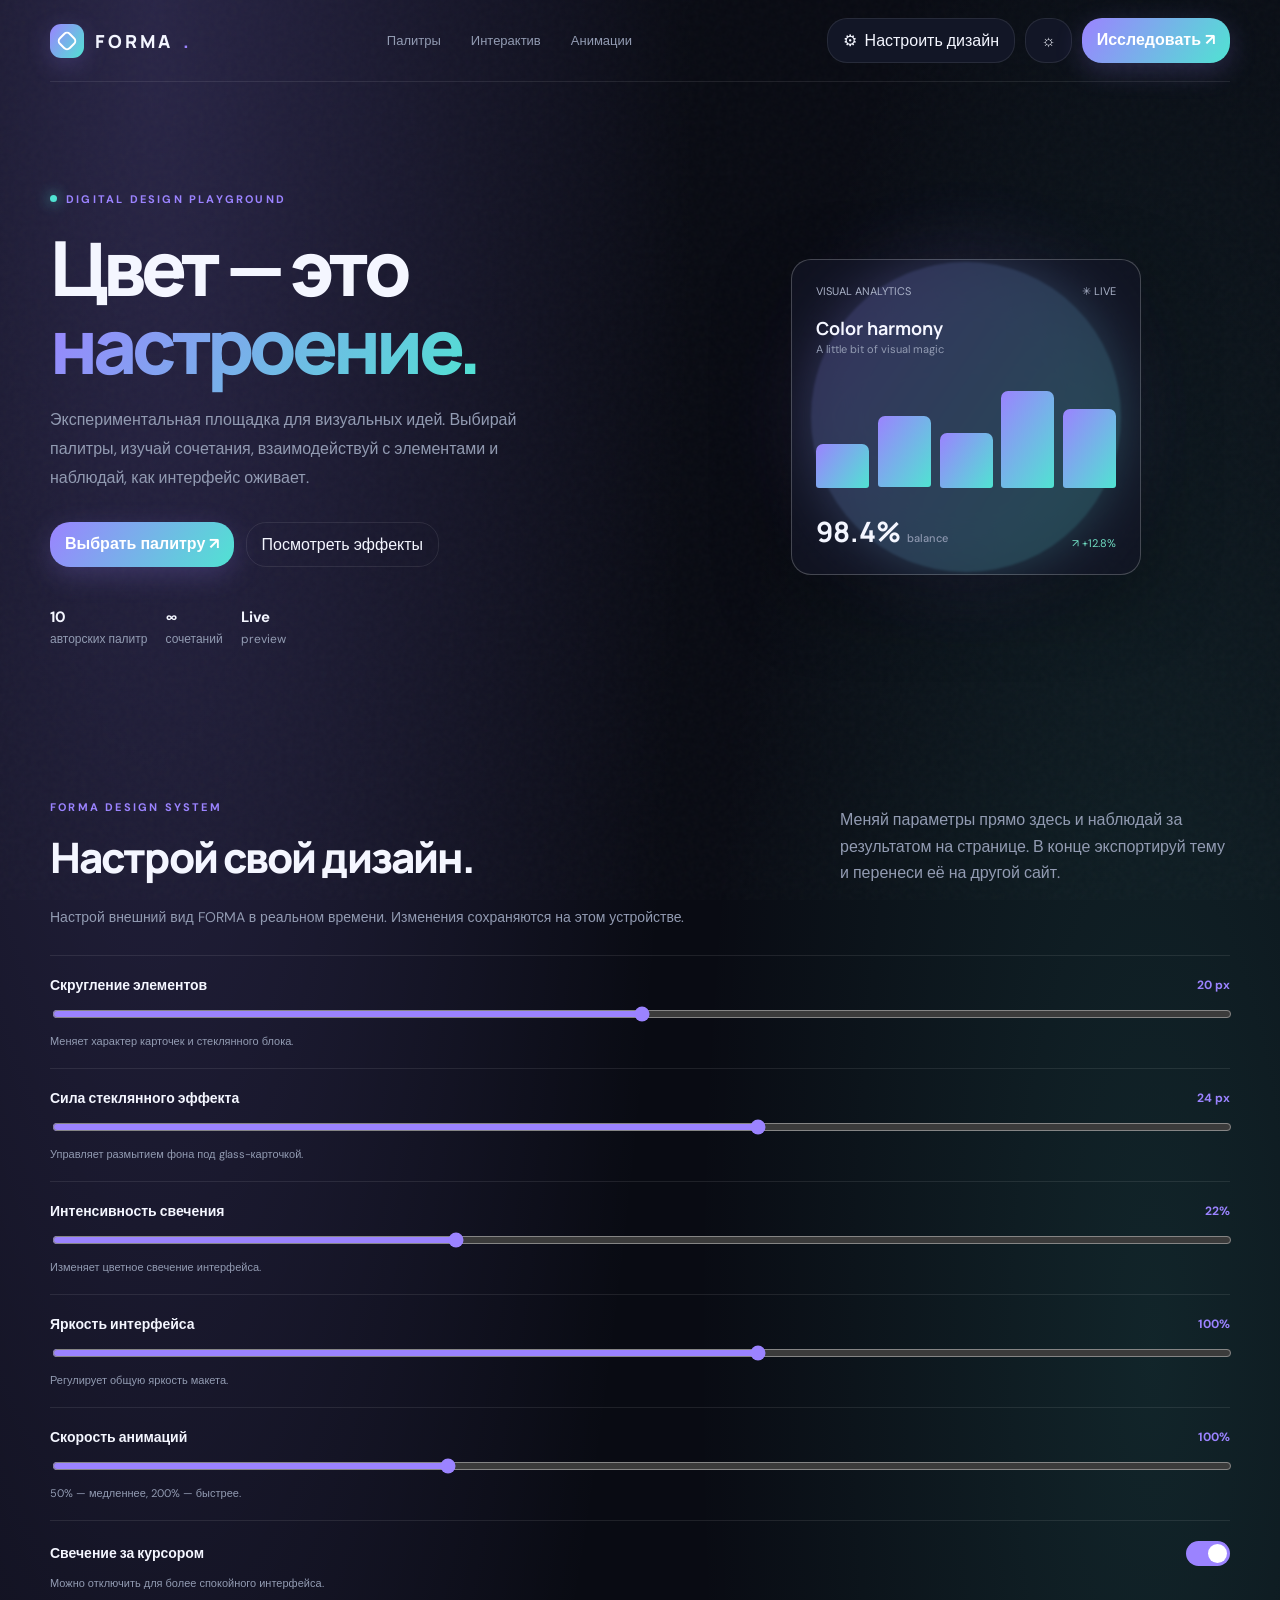
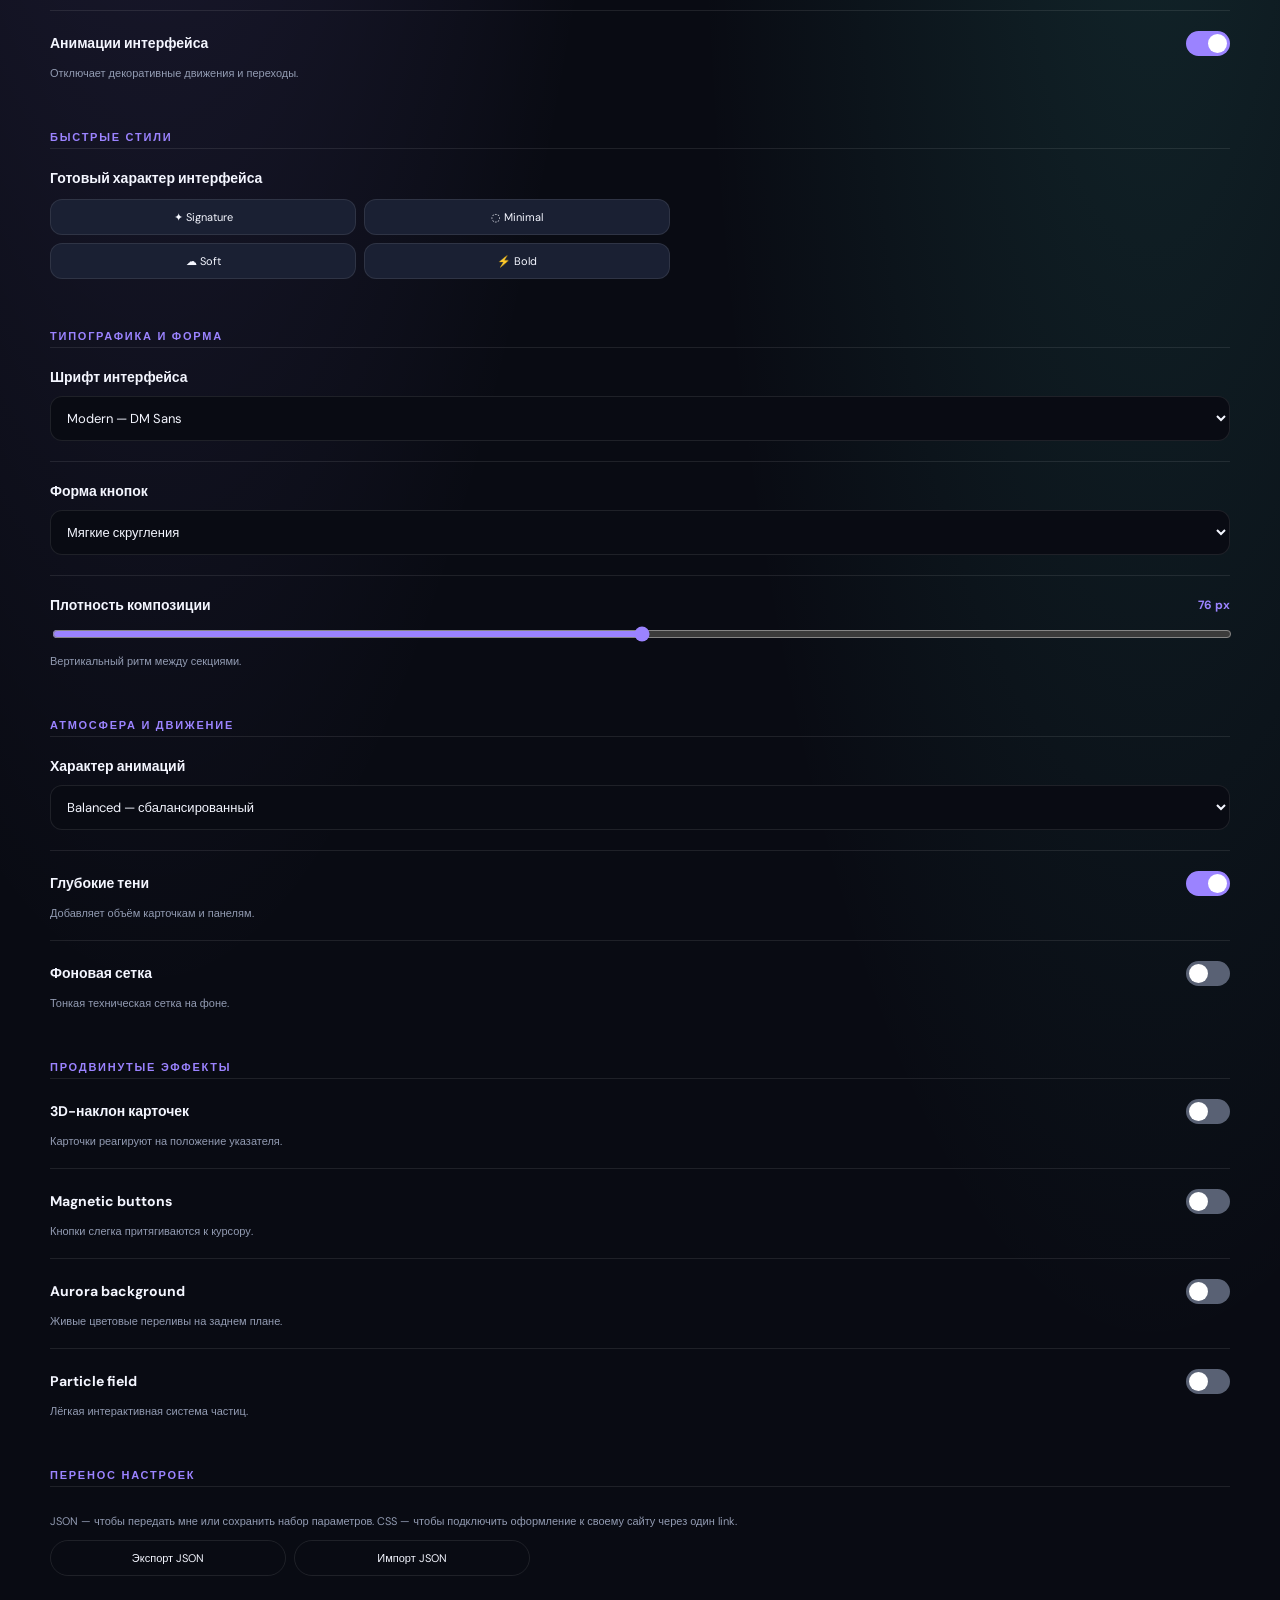
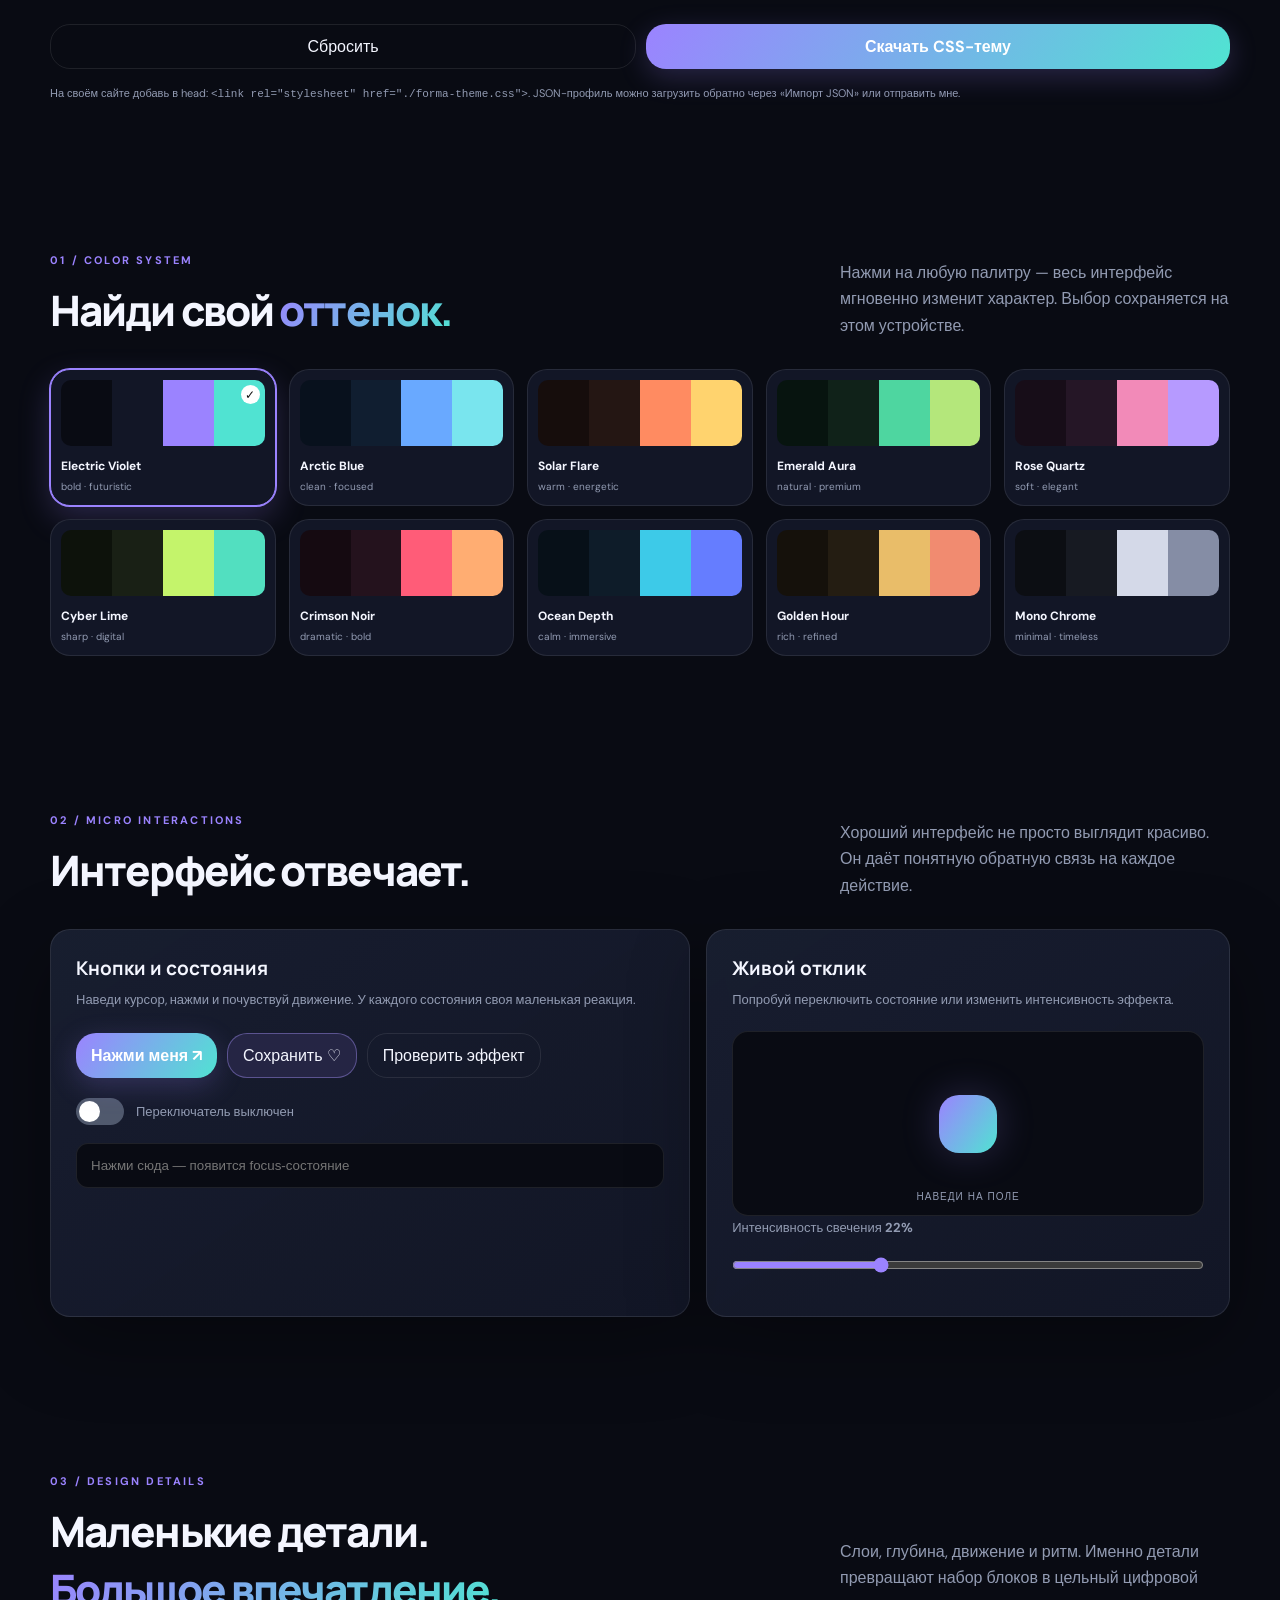
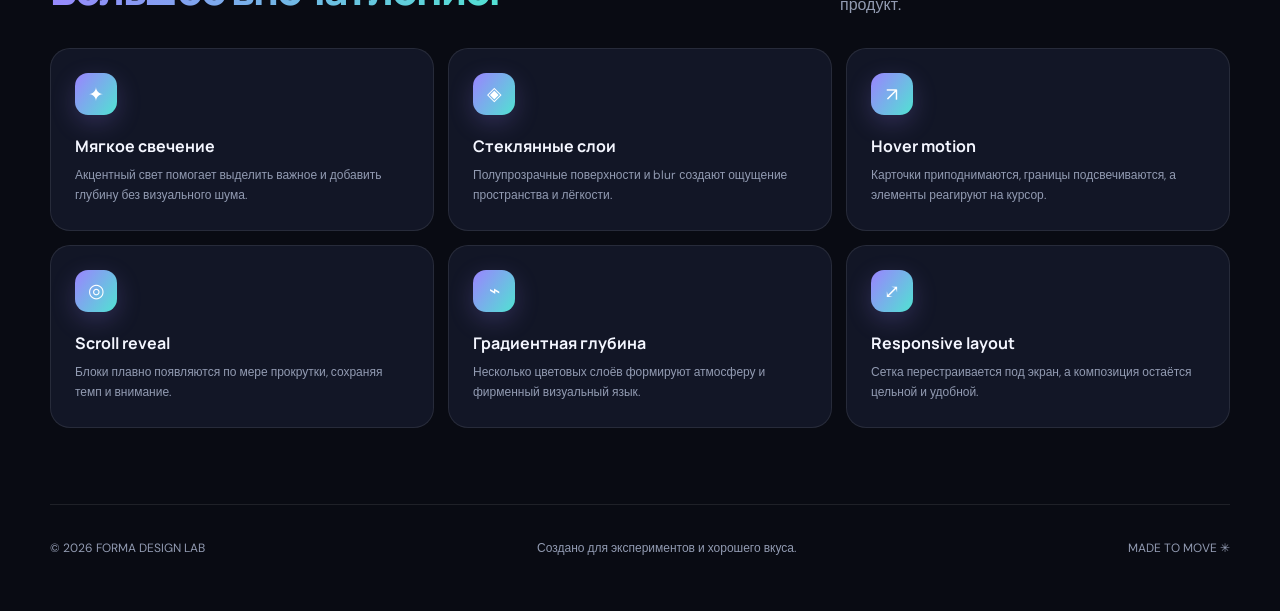
<file: index.html>
<!doctype html>
<html lang="ru">
<head>
<meta charset="utf-8"><meta name="viewport" content="width=device-width,initial-scale=1">
<meta name="theme-color" content="#090b13"><title>FORMA — Design playground</title>
<link rel="preconnect" href="https://fonts.googleapis.com"><link rel="preconnect" href="https://fonts.gstatic.com" crossorigin>
<link href="https://fonts.googleapis.com/css2?family=DM+Sans:wght@400;500;600;700&family=Manrope:wght@400;500;600;700;800&display=swap" rel="stylesheet">
<link rel="stylesheet" href="./design-engine.css">
</head>
<body>
<div class="cursor-glow" id="cursorGlow"></div><div class="aurora-layer" aria-hidden="true"></div>
<header class="shell topbar"><a class="brand" href="#"><span class="brandmark"></span>FORMA<span style="color:var(--a)">.</span></a><nav class="nav"><a href="#palettes">Палитры</a><a href="#interactions">Интерактив</a><a href="#motion">Анимации</a></nav><div class="top-actions"><a class="btn settings-trigger" id="settingsOpen" href="#settingsPanel">⚙ <span class="settings-label">Настроить дизайн</span></a><button class="icon-btn" id="modeBtn" aria-label="Переключить режим">☼</button><a class="btn btn-primary" href="#palettes">Исследовать ↗</a></div></header>
<main>
<section class="shell hero"><div><div class="eyebrow"><span class="dot"></span> DIGITAL DESIGN PLAYGROUND</div><h1>Цвет — это<br><span class="gradient-text">настроение.</span></h1><p class="hero-copy">Экспериментальная площадка для визуальных идей. Выбирай палитры, изучай сочетания, взаимодействуй с элементами и наблюдай, как интерфейс оживает.</p><div class="hero-buttons"><a class="btn btn-primary" href="#palettes">Выбрать палитру <span>↗</span></a><a class="btn btn-outline" href="#interactions">Посмотреть эффекты</a></div><div class="hero-note"><div><strong>10</strong> авторских палитр</div><div><strong>∞</strong> сочетаний</div><div><strong>Live</strong> preview</div></div></div>
<div class="visual"><div class="orb"></div><div class="glass-card"><div class="glass-head"><span>VISUAL ANALYTICS</span><span>✳ LIVE</span></div><div style="font:700 18px Manrope;margin-top:18px">Color harmony</div><div class="muted" style="font-size:11px">A little bit of visual magic</div><div class="mini-bars"><i></i><i></i><i></i><i></i><i></i></div><div style="display:flex;justify-content:space-between;align-items:end"><div class="metric">98.4% <small>balance</small></div><span style="color:#72dfc4;font-size:11px">↗ +12.8%</span></div></div></div></section>
<section class="shell section settings-panel-inline" id="settingsPanel" aria-label="Настройки дизайна">
 <div class="section-head"><div><div class="eyebrow">FORMA DESIGN SYSTEM</div><h2>Настрой свой дизайн.</h2></div><p>Меняй параметры прямо здесь и наблюдай за результатом на странице. В конце экспортируй тему и перенеси её на другой сайт.</p></div>
 <p class="settings-intro">Настрой внешний вид FORMA в реальном времени. Изменения сохраняются на этом устройстве.</p>
 <div class="setting"><div class="setting-top"><label for="radiusControl">Скругление элементов</label><span class="setting-value" id="radiusValue">20 px</span></div><input id="radiusControl" type="range" min="8" max="32" value="20"><div class="setting-hint">Меняет характер карточек и стеклянного блока.</div></div>
 <div class="setting"><div class="setting-top"><label for="blurControl">Сила стеклянного эффекта</label><span class="setting-value" id="blurValue">24 px</span></div><input id="blurControl" type="range" min="0" max="40" value="24"><div class="setting-hint">Управляет размытием фона под glass-карточкой.</div></div>
 <div class="setting"><div class="setting-top"><label for="glowControl">Интенсивность свечения</label><span class="setting-value" id="glowValue">22%</span></div><input id="glowControl" type="range" min="5" max="55" value="22"><div class="setting-hint">Изменяет цветное свечение интерфейса.</div></div>
 <div class="setting"><div class="setting-top"><label for="brightnessControl">Яркость интерфейса</label><span class="setting-value" id="brightnessValue">100%</span></div><input id="brightnessControl" type="range" min="70" max="120" value="100"><div class="setting-hint">Регулирует общую яркость макета.</div></div>
 <div class="setting"><div class="setting-top"><label for="motionSpeedControl">Скорость анимаций</label><span class="setting-value" id="motionSpeedValue">100%</span></div><input id="motionSpeedControl" type="range" min="50" max="200" step="5" value="100"><div class="setting-hint">50% — медленнее, 200% — быстрее.</div></div>
 <div class="setting"><div class="setting-top"><label>Свечение за курсором</label><button class="setting-switch on" id="cursorSwitch" aria-label="Переключить свечение курсора"><span></span></button></div><div class="setting-hint">Можно отключить для более спокойного интерфейса.</div></div>
 <div class="setting"><div class="setting-top"><label>Анимации интерфейса</label><button class="setting-switch on" id="motionSwitch" aria-label="Переключить анимации"><span></span></button></div><div class="setting-hint">Отключает декоративные движения и переходы.</div></div>

 <div class="settings-divider">Быстрые стили</div>
 <div class="setting"><div class="setting-top"><label>Готовый характер интерфейса</label></div><div class="setting-preset-grid">
 <button class="preset-chip" data-preset="signature">✦ Signature</button><button class="preset-chip" data-preset="minimal">◌ Minimal</button><button class="preset-chip" data-preset="soft">☁ Soft</button><button class="preset-chip" data-preset="bold">⚡ Bold</button></div></div>
 <div class="settings-divider">Типографика и форма</div>
 <div class="setting"><div class="setting-top"><label for="fontControl">Шрифт интерфейса</label></div><select class="settings-select" id="fontControl"><option value="modern">Modern — DM Sans</option><option value="geometric">Geometric — Manrope</option><option value="editorial">Editorial — Serif</option></select></div>
 <div class="setting"><div class="setting-top"><label for="buttonControl">Форма кнопок</label></div><select class="settings-select" id="buttonControl"><option value="rounded">Мягкие скругления</option><option value="pill">Капсулы</option><option value="sharp">Геометричные</option></select></div>
 <div class="setting"><div class="setting-top"><label for="densityControl">Плотность композиции</label><span class="setting-value" id="densityValue">76 px</span></div><input id="densityControl" type="range" min="42" max="110" value="76"><div class="setting-hint">Вертикальный ритм между секциями.</div></div>
 <div class="settings-divider">Атмосфера и движение</div>
 <div class="setting"><div class="setting-top"><label for="animationControl">Характер анимаций</label></div><select class="settings-select" id="animationControl"><option value="balanced">Balanced — сбалансированный</option><option value="soft">Soft — плавный</option><option value="snappy">Snappy — быстрый</option><option value="cinematic">Cinematic — медленный</option></select></div>
 <div class="setting"><div class="setting-top"><label>Глубокие тени</label><button class="setting-switch on" id="shadowSwitch" aria-label="Переключить тени"><span></span></button></div><div class="setting-hint">Добавляет объём карточкам и панелям.</div></div>
 <div class="setting"><div class="setting-top"><label>Фоновая сетка</label><button class="setting-switch" id="gridSwitch" aria-label="Переключить сетку"><span></span></button></div><div class="setting-hint">Тонкая техническая сетка на фоне.</div></div>

 <div class="settings-divider">Продвинутые эффекты</div>
 <div class="setting"><div class="setting-top"><label>3D-наклон карточек</label><button class="setting-switch" id="tiltSwitch" aria-label="Переключить 3D наклон"><span></span></button></div><div class="setting-hint">Карточки реагируют на положение указателя.</div></div>
 <div class="setting"><div class="setting-top"><label>Magnetic buttons</label><button class="setting-switch" id="magneticSwitch" aria-label="Переключить магнитные кнопки"><span></span></button></div><div class="setting-hint">Кнопки слегка притягиваются к курсору.</div></div>
 <div class="setting"><div class="setting-top"><label>Aurora background</label><button class="setting-switch" id="auroraSwitch" aria-label="Переключить aurora фон"><span></span></button></div><div class="setting-hint">Живые цветовые переливы на заднем плане.</div></div>
 <div class="setting"><div class="setting-top"><label>Particle field</label><button class="setting-switch" id="particlesSwitch" aria-label="Переключить частицы"><span></span></button></div><div class="setting-hint">Лёгкая интерактивная система частиц.</div></div>
 <div class="settings-divider">Перенос настроек</div>
 <div class="setting"><div class="setting-hint">JSON — чтобы передать мне или сохранить набор параметров. CSS — чтобы подключить оформление к своему сайту через один link.</div><div class="settings-export-row"><button class="btn btn-outline" id="exportSettings">Экспорт JSON</button><button class="btn btn-outline" id="importSettings">Импорт JSON</button><input id="importSettingsFile" type="file" accept="application/json,.json" hidden></div></div>

 <div class="settings-actions"><button class="btn btn-outline" id="settingsReset">Сбросить</button><button class="btn btn-primary" id="settingsDone">Скачать CSS-тему</button><div class="setting-hint" style="flex-basis:100%">На своём сайте добавь в head: <code>&lt;link rel="stylesheet" href="./forma-theme.css"&gt;</code>. JSON-профиль можно загрузить обратно через «Импорт JSON» или отправить мне.</div></div>
</section>
<section class="shell section reveal" id="palettes"><div class="section-head"><div><div class="eyebrow">01 / COLOR SYSTEM</div><h2>Найди свой <span class="gradient-text">оттенок.</span></h2></div><p>Нажми на любую палитру — весь интерфейс мгновенно изменит характер. Выбор сохраняется на этом устройстве.</p></div><div class="palette-grid" id="paletteGrid"></div></section>
<section class="shell section reveal" id="interactions"><div class="section-head"><div><div class="eyebrow">02 / MICRO INTERACTIONS</div><h2>Интерфейс отвечает.</h2></div><p>Хороший интерфейс не просто выглядит красиво. Он даёт понятную обратную связь на каждое действие.</p></div><div class="demo-grid"><article class="panel"><h3>Кнопки и состояния</h3><p class="muted">Наведи курсор, нажми и почувствуй движение. У каждого состояния своя маленькая реакция.</p><div class="button-row"><button class="btn btn-primary" data-toast="Готово! Действие выполнено">Нажми меня ↗</button><button class="btn btn-soft" data-toast="Сохранено в избранное">Сохранить ♡</button><button class="btn btn-outline" id="shakeBtn">Проверить эффект</button></div><div class="interaction"><button class="toggle" id="toggle"><span></span></button><span class="muted" id="toggleText">Переключатель выключен</span></div><input class="demo-input" placeholder="Нажми сюда — появится focus-состояние"></article><article class="panel"><h3>Живой отклик</h3><p class="muted">Попробуй переключить состояние или изменить интенсивность эффекта.</p><div class="motion-demo" id="motionDemo"><div class="motion-ball"></div><span class="motion-label">НАВЕДИ НА ПОЛЕ</span></div><label class="muted" for="intensity">Интенсивность свечения <b id="intensityValue">22%</b></label><input class="range" id="intensity" type="range" min="5" max="60" value="22"></article></div></section>
<section class="shell section reveal" id="motion"><div class="section-head"><div><div class="eyebrow">03 / DESIGN DETAILS</div><h2>Маленькие детали.<br><span class="gradient-text">Большое впечатление.</span></h2></div><p>Слои, глубина, движение и ритм. Именно детали превращают набор блоков в цельный цифровой продукт.</p></div><div class="feature-grid"><article class="feature"><div class="feature-icon">✦</div><h3>Мягкое свечение</h3><p>Акцентный свет помогает выделить важное и добавить глубину без визуального шума.</p></article><article class="feature"><div class="feature-icon">◈</div><h3>Стеклянные слои</h3><p>Полупрозрачные поверхности и blur создают ощущение пространства и лёгкости.</p></article><article class="feature"><div class="feature-icon">↗</div><h3>Hover motion</h3><p>Карточки приподнимаются, границы подсвечиваются, а элементы реагируют на курсор.</p></article><article class="feature"><div class="feature-icon">◎</div><h3>Scroll reveal</h3><p>Блоки плавно появляются по мере прокрутки, сохраняя темп и внимание.</p></article><article class="feature"><div class="feature-icon">⌁</div><h3>Градиентная глубина</h3><p>Несколько цветовых слоёв формируют атмосферу и фирменный визуальный язык.</p></article><article class="feature"><div class="feature-icon">⤢</div><h3>Responsive layout</h3><p>Сетка перестраивается под экран, а композиция остаётся цельной и удобной.</p></article></div></section>
</main><footer class="shell footer"><span>© 2026 FORMA DESIGN LAB</span><span>Создано для экспериментов и хорошего вкуса.</span><span>MADE TO MOVE ✳</span></footer>

<div class="toast" id="toast" role="status"></div>
<script src="./design-engine.js"></script></body></html>
</file>
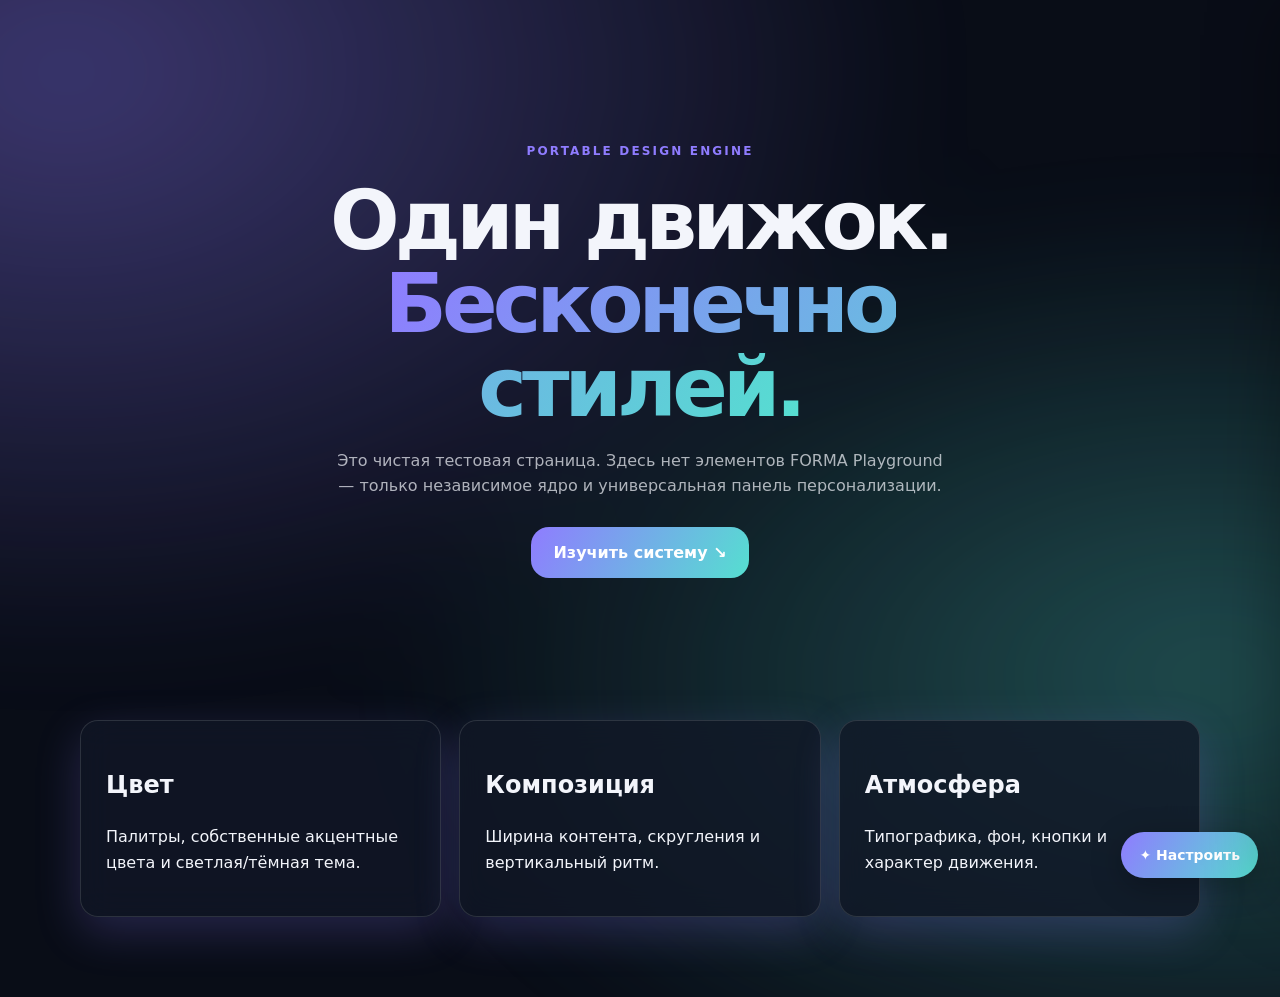
<file: engine-test.html>
<!doctype html>
<html lang="ru"><head><meta charset="utf-8"><meta name="viewport" content="width=device-width,initial-scale=1"><title>FORMA Design Engine 4.0</title><link rel="stylesheet" href="./forma-core.css"><style>
*{box-sizing:border-box}body{margin:0;background:var(--forma-bg);color:var(--forma-text);font:16px/1.6 system-ui,sans-serif;transition:background .3s,color .3s}
.hero{min-height:80vh;display:grid;place-items:center;text-align:center;padding:50px 20px}.inner{max-width:850px}.eyebrow{color:var(--forma-accent);letter-spacing:.18em;font-size:12px;font-weight:700}h1{font-size:clamp(42px,8vw,82px);line-height:1.02;letter-spacing:-.06em;margin:18px 0}.lead{opacity:.7;max-width:620px;margin:0 auto 28px}.button{display:inline-block;padding:13px 22px;border-radius:var(--forma-radius);background:linear-gradient(120deg,var(--forma-accent),var(--forma-accent-2));color:white;text-decoration:none;font-weight:700}.cards{padding-bottom:80px}.card{padding:25px;border:1px solid #8883;border-radius:var(--forma-radius);background:var(--forma-surface);color:var(--forma-text)}
</style></head><body><main class="forma-container"><section class="hero"><div class="inner"><div class="eyebrow">PORTABLE DESIGN ENGINE</div><h1>Один движок.<br><span class="forma-gradient">Бесконечно стилей.</span></h1><p class="lead">Это чистая тестовая страница. Здесь нет элементов FORMA Playground — только независимое ядро и универсальная панель персонализации.</p><a class="button" href="#cards">Изучить систему ↘</a></div></section><section class="cards forma-grid" id="cards"><article class="card forma-card"><h2>Цвет</h2><p>Палитры, собственные акцентные цвета и светлая/тёмная тема.</p></article><article class="card forma-card"><h2>Композиция</h2><p>Ширина контента, скругления и вертикальный ритм.</p></article><article class="card forma-card"><h2>Атмосфера</h2><p>Типографика, фон, кнопки и характер движения.</p></article></section></main><script src="./forma-core.js"></script><script>FORMA.init({panel:true});</script><script src="./forma-studio.js"></script></body></html>
</file>
<file: design-engine.css>
:root{color-scheme:dark;--bg:#090b13;--surface:#111522;--surface2:#171d2d;--text:#f4f6ff;--muted:#929bb2;--line:rgba(255,255,255,.09);--a:#8b7cff;--b:#48d9d0;--glow:rgba(139,124,255,.22);--grad:linear-gradient(125deg,#8b7cff,#48d9d0);--shadow:0 24px 80px rgba(0,0,0,.32)}
*{box-sizing:border-box}html{scroll-behavior:smooth}body{margin:0;background:radial-gradient(ellipse at 12% 0%,var(--glow),transparent 34%),radial-gradient(ellipse at 90% 25%,color-mix(in srgb,var(--b) 12%,transparent),transparent 28%),var(--bg);color:var(--text);font-family:'DM Sans',sans-serif;min-height:100vh;transition:background .5s,color .35s;overflow-x:hidden}body:before{content:"";position:fixed;inset:0;pointer-events:none;z-index:-1;opacity:.17;background-image:url("data:image/svg+xml,%3Csvg viewBox='0 0 180 180' xmlns='http://www.w3.org/2000/svg'%3E%3Cfilter id='n'%3E%3CfeTurbulence type='fractalNoise' baseFrequency='.9' numOctaves='3' stitchTiles='stitch'/%3E%3C/filter%3E%3Crect width='100%25' height='100%25' filter='url(%23n)' opacity='.16'/%3E%3C/svg%3E")}
button{font:inherit;color:inherit;cursor:pointer}a{color:inherit;text-decoration:none}.shell{width:min(1180px,calc(100% - 48px));margin:auto}.topbar{height:82px;display:flex;align-items:center;justify-content:space-between;border-bottom:1px solid var(--line)}.brand{display:flex;align-items:center;gap:11px;font:800 18px Manrope;letter-spacing:.16em}.brandmark{width:34px;height:34px;border-radius:11px;background:var(--grad);box-shadow:0 6px 24px var(--glow);position:relative}.brandmark:after{content:"";position:absolute;inset:9px;border:2px solid white;border-radius:5px;transform:rotate(45deg)}.nav{display:flex;gap:30px;color:var(--muted);font-size:13px}.nav a{transition:color .2s}.nav a:hover{color:var(--text)}.top-actions{display:flex;gap:10px}.icon-btn,.btn{border:1px solid var(--line);background:var(--surface);border-radius:13px;padding:11px 15px;transition:transform .25s,border-color .25s,box-shadow .25s,background .25s}.icon-btn:hover,.btn:hover{transform:translateY(-3px);border-color:color-mix(in srgb,var(--a) 70%,white);box-shadow:0 10px 28px var(--glow)}.btn-primary{background:var(--grad);border:0;color:#fff;font-weight:700;box-shadow:0 8px 28px var(--glow)}.btn-primary:hover{filter:saturate(1.2);box-shadow:0 14px 38px var(--glow)}.hero{padding:104px 0 76px;display:grid;grid-template-columns:1.05fr .95fr;gap:70px;align-items:center}.eyebrow{display:inline-flex;gap:9px;align-items:center;color:var(--a);font-size:11px;letter-spacing:.2em;text-transform:uppercase;font-weight:700}.dot{width:7px;height:7px;background:var(--b);border-radius:50%;box-shadow:0 0 14px var(--b);animation:pulse 2s infinite}@keyframes pulse{50%{opacity:.35;transform:scale(.7)}}h1,h2,h3,p{margin-top:0}h1{font:800 clamp(48px,6vw,76px)/1.02 Manrope;letter-spacing:-.065em;margin:22px 0}.gradient-text{background:var(--grad);background-clip:text;color:transparent}.hero-copy{max-width:510px;color:var(--muted);font-size:16px;line-height:1.8}.hero-buttons{display:flex;gap:12px;margin-top:30px}.hero-note{display:flex;gap:18px;margin-top:40px;color:var(--muted);font-size:12px}.hero-note strong{color:var(--text);font-size:15px;display:block;margin-bottom:4px}.visual{position:relative;min-height:430px;display:grid;place-items:center}.orb{position:absolute;width:310px;height:310px;border-radius:50%;background:var(--grad);filter:blur(1px);opacity:.85;animation:float 8s ease-in-out infinite;box-shadow:0 0 100px var(--glow)}.orb:before,.orb:after{content:"";position:absolute;inset:22px;border-radius:50%;border:1px solid rgba(255,255,255,.35);transform:rotateX(65deg) rotateZ(25deg)}.orb:after{inset:48px;transform:rotateX(65deg) rotateZ(-35deg)}@keyframes float{50%{transform:translateY(-18px) rotate(12deg)}}.glass-card{position:relative;width:min(350px,90%);padding:24px;border:1px solid rgba(255,255,255,.22);background:rgba(18,22,36,.72);backdrop-filter:blur(24px);border-radius:24px;box-shadow:var(--shadow);animation:cardFloat 6s ease-in-out infinite;z-index:1}@keyframes cardFloat{50%{transform:translateY(-12px) rotate(1deg)}}.glass-head{display:flex;justify-content:space-between;align-items:center;color:#aab2c8;font-size:11px}.mini-bars{display:flex;align-items:end;gap:9px;height:105px;margin:24px 0}.mini-bars i{display:block;flex:1;border-radius:7px 7px 3px 3px;background:var(--grad);animation:barIn 1s both;transform-origin:bottom}.mini-bars i:nth-child(1){height:42%}.mini-bars i:nth-child(2){height:68%;animation-delay:.1s}.mini-bars i:nth-child(3){height:52%;animation-delay:.2s}.mini-bars i:nth-child(4){height:92%;animation-delay:.3s}.mini-bars i:nth-child(5){height:75%;animation-delay:.4s}@keyframes barIn{from{transform:scaleY(0)}to{transform:scaleY(1)}}.metric{font:700 28px Manrope}.metric small{font:500 11px 'DM Sans';color:#8c96ae}.section{padding:76px 0}.section-head{display:flex;align-items:end;justify-content:space-between;gap:20px;margin-bottom:30px}.section-head h2{font:800 clamp(30px,4vw,42px) Manrope;letter-spacing:-.045em;margin:12px 0 0}.section-head p{color:var(--muted);max-width:390px;line-height:1.65;margin:0}.palette-grid{display:grid;grid-template-columns:repeat(5,1fr);gap:13px}.palette{border:1px solid var(--line);background:var(--surface);padding:10px;border-radius:17px;text-align:left;transition:transform .25s,border-color .25s,box-shadow .25s;position:relative;overflow:hidden}.palette:hover{transform:translateY(-6px);border-color:var(--a);box-shadow:0 15px 35px var(--glow)}.palette.active{border-color:var(--a);box-shadow:0 0 0 1px var(--a),0 12px 32px var(--glow)}.swatches{height:66px;border-radius:10px;display:flex;overflow:hidden;margin-bottom:12px}.swatches i{flex:1}.palette b{font-size:12px;display:block}.palette small{font-size:10px;color:var(--muted)}.palette .check{position:absolute;right:15px;top:15px;background:#fff;color:#111;width:19px;height:19px;border-radius:50%;display:grid;place-items:center;font-size:12px;opacity:0;transform:scale(.5);transition:.2s}.palette.active .check{opacity:1;transform:scale(1)}.demo-grid{display:grid;grid-template-columns:1.1fr .9fr;gap:16px}.panel{background:linear-gradient(145deg,color-mix(in srgb,var(--surface2) 90%,transparent),var(--surface));border:1px solid var(--line);border-radius:22px;padding:25px;box-shadow:var(--shadow);transition:transform .3s,border-color .3s}.panel:hover{border-color:color-mix(in srgb,var(--a) 50%,var(--line))}.panel h3{font:700 19px Manrope;margin-bottom:8px}.muted{color:var(--muted);font-size:13px;line-height:1.7}.button-row{display:flex;flex-wrap:wrap;gap:10px;margin-top:22px}.btn-outline{background:transparent}.btn-soft{background:color-mix(in srgb,var(--a) 14%,var(--surface));border-color:color-mix(in srgb,var(--a) 35%,var(--line))}.interaction{display:flex;gap:12px;align-items:center;margin-top:20px}.toggle{width:48px;height:27px;border:0;border-radius:99px;background:#50596d;padding:3px;transition:.25s}.toggle span{display:block;width:21px;height:21px;border-radius:50%;background:white;transition:.25s}.toggle.on{background:var(--a)}.toggle.on span{transform:translateX(21px)}.demo-input{width:100%;margin-top:18px;background:var(--bg);border:1px solid var(--line);border-radius:12px;padding:14px;color:var(--text);outline:none;transition:.2s}.demo-input:focus{border-color:var(--a);box-shadow:0 0 0 4px var(--glow)}.feature-grid{display:grid;grid-template-columns:repeat(3,1fr);gap:14px}.feature{padding:24px;border:1px solid var(--line);background:var(--surface);border-radius:20px;transition:transform .3s,border-color .3s,background .3s}.feature:hover{transform:translateY(-8px) scale(1.01);border-color:var(--a);background:var(--surface2)}.feature-icon{width:42px;height:42px;border-radius:13px;background:var(--grad);display:grid;place-items:center;color:#fff;font-size:19px;margin-bottom:20px;box-shadow:0 8px 24px var(--glow)}.feature h3{font:700 16px Manrope;margin-bottom:8px}.feature p{font-size:12px;color:var(--muted);line-height:1.7;margin:0}.motion-demo{height:185px;display:grid;place-items:center;background:var(--bg);border:1px solid var(--line);border-radius:16px;margin-top:20px;overflow:hidden;position:relative}.motion-ball{width:58px;height:58px;border-radius:20px;background:var(--grad);box-shadow:0 0 38px var(--glow);transition:transform .55s cubic-bezier(.2,.8,.2,1),border-radius .55s}.motion-demo:hover .motion-ball{transform:rotate(135deg) scale(1.35);border-radius:50%}.motion-label{position:absolute;bottom:12px;font-size:10px;color:var(--muted);letter-spacing:.1em}.range{width:100%;accent-color:var(--a);margin:18px 0}.footer{padding:35px 0 55px;border-top:1px solid var(--line);display:flex;justify-content:space-between;color:var(--muted);font-size:12px}.reveal{opacity:0;transform:translateY(24px);transition:opacity .7s ease,transform .7s cubic-bezier(.2,.8,.2,1)}.reveal.visible{opacity:1;transform:none}.toast{position:fixed;bottom:25px;left:50%;transform:translate(-50%,20px);background:var(--surface2);border:1px solid var(--line);padding:13px 18px;border-radius:13px;box-shadow:var(--shadow);opacity:0;pointer-events:none;transition:.3s;z-index:20;font-size:13px}.toast.show{opacity:1;transform:translate(-50%,0)}.ripple{position:absolute;border-radius:50%;background:rgba(255,255,255,.35);transform:scale(0);animation:ripple .55s linear;pointer-events:none}@keyframes ripple{to{transform:scale(4);opacity:0}}.palette,.btn{position:relative;overflow:hidden}.cursor-glow{position:fixed;left:0;top:0;width:260px;height:260px;border-radius:50%;background:var(--glow);filter:blur(65px);pointer-events:none;z-index:-1;transform:translate3d(-200%,-200%,0);opacity:.55;will-change:transform;contain:strict}
/* Keep frequently animated layers on the compositor for smoother motion. */
.orb,.glass-card,.motion-ball,.reveal,.toast,.mini-bars i{will-change:transform,opacity}
.btn,.palette,.feature{backface-visibility:hidden;transform:translateZ(0)}
@media(prefers-reduced-motion:no-preference){html{scroll-behavior:smooth} .orb,.glass-card,.motion-ball{transform:translateZ(0)}}
@media(max-width:850px){.hero{grid-template-columns:1fr;gap:20px;padding-top:70px}.visual{min-height:340px}.palette-grid{grid-template-columns:repeat(3,1fr)}.demo-grid{grid-template-columns:1fr}.nav{display:none}.feature-grid{grid-template-columns:repeat(2,1fr)}}@media(max-width:560px){.shell{width:min(100% - 30px,1180px)}.topbar{height:68px}.brand{font-size:15px}.top-actions .btn{padding:9px 11px;font-size:11px}.hero{padding:58px 0 42px}h1{font-size:48px}.hero-copy{font-size:14px}.hero-buttons{flex-wrap:wrap}.visual{min-height:300px}.orb{width:230px;height:230px}.glass-card{width:290px;padding:18px}.section{padding:52px 0}.section-head{display:block}.section-head p{margin-top:12px}.palette-grid{grid-template-columns:repeat(2,1fr);gap:9px}.palette{padding:8px}.swatches{height:52px}.feature-grid{grid-template-columns:1fr}.footer{gap:12px;flex-direction:column}.hero-note{gap:12px}}
@media(prefers-reduced-motion:reduce){*,*:before,*:after{scroll-behavior:auto!important;animation-duration:.01ms!important;transition-duration:.01ms!important}}

/* DESIGN CONTROL PANEL */
:root{--ui-radius:20px;--glass-blur:24px}
.panel,.feature,.glass-card{border-radius:var(--ui-radius)}
.glass-card{backdrop-filter:blur(var(--glass-blur))}
.settings-trigger{display:flex;align-items:center;gap:8px}
.settings-overlay{position:fixed;inset:0;background:rgba(3,5,12,.58);backdrop-filter:blur(7px);z-index:40;opacity:0;visibility:hidden;transition:.25s}
.settings-overlay.open{opacity:1;visibility:visible}
.settings-panel{position:fixed;z-index:41;right:0;top:0;height:100dvh;width:min(390px,100%);padding:28px;background:var(--surface);border-left:1px solid var(--line);box-shadow:-25px 0 80px rgba(0,0,0,.28);transform:translateX(105%);transition:transform .35s cubic-bezier(.2,.8,.2,1);overflow:auto}
.settings-panel.open{transform:translateX(0)}
.settings-head{display:flex;justify-content:space-between;align-items:center;margin-bottom:8px}
.settings-head h2{font:800 25px Manrope;letter-spacing:-.04em;margin:0}
.settings-intro{color:var(--muted);font-size:13px;line-height:1.6;margin-bottom:28px}
.setting{padding:18px 0;border-top:1px solid var(--line)}
.setting-top{display:flex;justify-content:space-between;gap:12px;align-items:center;margin-bottom:10px}
.setting-top label{font-size:13px;font-weight:700}
.setting-value{font-size:12px;color:var(--a);font-weight:700}
.setting input[type=range]{width:100%;accent-color:var(--a)}
.setting-hint{color:var(--muted);font-size:11px;margin-top:7px}
.setting-switch{width:44px;height:25px;border:0;border-radius:30px;background:#596174;padding:3px;transition:.2s}
.setting-switch span{display:block;width:19px;height:19px;border-radius:50%;background:#fff;transition:.2s}
.setting-switch.on{background:var(--a)}
.setting-switch.on span{transform:translateX(19px)}
.settings-actions{display:flex;gap:10px;margin-top:22px}
.settings-actions .btn{flex:1}
body.no-cursor-glow .cursor-glow{display:none}
body.motion-off *,body.motion-off *:before,body.motion-off *:after{animation:none!important;transition:none!important;scroll-behavior:auto!important}
@media(max-width:560px){.settings-panel{padding:22px}.settings-trigger .settings-label{display:none}}


:root{--font-ui:'DM Sans',sans-serif;--font-display:'Manrope',sans-serif;--section-space:76px;--content-width:1180px}
body{font-family:var(--font-ui)}h1,h2,h3,.brand,.metric,.settings-head h2{font-family:var(--font-display)}
.shell{width:min(var(--content-width),calc(100% - 48px))}.section{padding:var(--section-space) 0}
.btn,.icon-btn,.palette,.feature,.panel{border-radius:var(--ui-radius)}
body.buttons-pill .btn,body.buttons-pill .icon-btn{border-radius:999px}
body.buttons-sharp .btn,body.buttons-sharp .icon-btn{border-radius:7px}
body.shadow-off .panel,body.shadow-off .glass-card,body.shadow-off .feature{box-shadow:none}
body.bg-grid:after{content:"";position:fixed;inset:0;z-index:-2;pointer-events:none;opacity:.12;background-image:linear-gradient(var(--line) 1px,transparent 1px),linear-gradient(90deg,var(--line) 1px,transparent 1px);background-size:42px 42px;mask-image:linear-gradient(to bottom,black,transparent 80%)}
body.font-editorial{--font-ui:Georgia,serif;--font-display:Georgia,serif}body.font-geometric{--font-ui:'Manrope',sans-serif;--font-display:'Manrope',sans-serif}
body.motion-soft .feature:hover,body.motion-soft .palette:hover{transition-duration:.55s}
body.motion-snappy .feature,body.motion-snappy .palette,body.motion-snappy .btn{transition-duration:.12s}
body.motion-cinematic .feature,body.motion-cinematic .palette,body.motion-cinematic .btn{transition-duration:.8s}
.settings-select{width:100%;background:var(--bg);color:var(--text);border:1px solid var(--line);border-radius:12px;padding:12px;font:inherit;font-size:13px;outline:none}
.settings-select:focus{border-color:var(--a);box-shadow:0 0 0 3px var(--glow)}
.setting-preset-grid{display:grid;grid-template-columns:repeat(2,1fr);gap:8px;margin-top:12px}
.preset-chip{border:1px solid var(--line);background:var(--surface2);border-radius:12px;padding:10px 8px;font-size:11px;text-align:center;transition:.2s}
.preset-chip:hover,.preset-chip.active{border-color:var(--a);background:color-mix(in srgb,var(--a) 15%,var(--surface2))}
.settings-divider{font:700 10px var(--font-ui);letter-spacing:.16em;color:var(--a);text-transform:uppercase;padding:20px 0 4px}
@media(max-width:560px){.shell{width:min(100% - 30px,var(--content-width))}}


/* ADVANCED MOTION & ATMOSPHERE */
.aurora-layer{position:fixed;inset:-20%;z-index:-1;pointer-events:none;opacity:0;filter:blur(70px);transition:opacity .5s}
body.aurora-on .aurora-layer{opacity:.22}
.aurora-layer:before,.aurora-layer:after{content:"";position:absolute;width:55vw;height:55vw;border-radius:50%;background:radial-gradient(circle,var(--a),transparent 68%);animation:auroraDrift 18s ease-in-out infinite alternate}
.aurora-layer:after{right:5%;bottom:0;background:radial-gradient(circle,var(--b),transparent 68%);animation-duration:23s;animation-direction:alternate-reverse}
@keyframes auroraDrift{from{transform:translate3d(-5%,0,0) scale(.85)}to{transform:translate3d(18%,12%,0) scale(1.18)}}
#particleCanvas{position:fixed;inset:0;width:100%;height:100%;z-index:-1;pointer-events:none;opacity:.55}
.tilt-enabled .panel,.tilt-enabled .feature,.tilt-enabled .glass-card{transform-style:preserve-3d;transition:transform .18s ease,border-color .3s,box-shadow .3s}
.magnetic-enabled .btn,.magnetic-enabled .icon-btn{will-change:transform}
.settings-export-row{display:flex;gap:8px;margin-top:12px}.settings-export-row .btn{flex:1;font-size:11px;padding:10px 8px}
@media(prefers-reduced-motion:reduce){.aurora-layer:before,.aurora-layer:after{animation:none!important}.tilt-enabled .panel,.tilt-enabled .feature,.tilt-enabled .glass-card{transform:none!important}}

/* Portable FORMA core panel */
.forma-settings-trigger{position:fixed;right:22px;bottom:22px;z-index:10000;border:1px solid var(--line,rgba(255,255,255,.15));border-radius:999px;padding:12px 17px;background:var(--surface,#171a22);color:var(--text,#fff);box-shadow:0 10px 35px rgba(0,0,0,.22);font:600 13px inherit;cursor:pointer;transition:transform .2s,box-shadow .2s}
.forma-settings-trigger:hover{transform:translateY(-3px);box-shadow:0 14px 36px rgba(0,0,0,.3)}
.forma-settings-overlay{position:fixed;inset:0;z-index:10001;background:rgba(4,6,14,.58);backdrop-filter:blur(6px);opacity:0;visibility:hidden;transition:.25s}
.forma-settings-overlay.is-open{opacity:1;visibility:visible}
.forma-settings-panel{position:fixed;z-index:10002;right:0;top:0;width:min(390px,100%);height:100dvh;overflow:auto;padding:26px;background:var(--surface,#171a22);color:var(--text,#fff);border-left:1px solid var(--line,rgba(255,255,255,.12));box-shadow:-20px 0 70px rgba(0,0,0,.3);transform:translateX(105%);transition:transform .32s cubic-bezier(.2,.8,.2,1);font-family:var(--font-ui,Arial,sans-serif)}
.forma-settings-panel.is-open{transform:translateX(0)}
.forma-panel-head{display:flex;align-items:center;justify-content:space-between;font-size:21px}
.forma-panel-head button{font-size:25px;border:0;background:none;color:inherit;cursor:pointer}
.forma-panel-copy{color:var(--muted,#999);font-size:13px;line-height:1.6}
.forma-group-title{font-size:10px;letter-spacing:.15em;text-transform:uppercase;color:var(--a,#9b83ff);margin:25px 0 12px}
.forma-palette-list{display:grid;grid-template-columns:repeat(2,1fr);gap:8px}
.forma-palette-chip,.forma-mode-button,.forma-panel-actions button{border:1px solid var(--line,rgba(255,255,255,.12));background:var(--surface2,var(--bg,#111));color:inherit;border-radius:12px;padding:11px;font:inherit;font-size:12px;cursor:pointer}
.forma-palette-chip.is-active{border-color:var(--a,#9b83ff);box-shadow:0 0 0 1px var(--a,#9b83ff)}
.forma-control{display:grid;gap:10px;padding:16px 0;border-bottom:1px solid var(--line,rgba(255,255,255,.1));font-size:13px}
.forma-control input,.forma-control select{width:100%;accent-color:var(--a,#9b83ff)}
.forma-control select{padding:10px;border-radius:10px;background:var(--bg,#111);color:inherit;border:1px solid var(--line,rgba(255,255,255,.15))}
.forma-mode-button{width:100%;margin-top:14px}
.forma-panel-actions{display:flex;gap:10px;margin-top:24px}
.forma-panel-actions button{flex:1}
.forma-panel-actions button:last-child{background:var(--a,#9b83ff);color:#111;border-color:transparent;font-weight:700}
body.forma-motion-off *,body.forma-motion-off *:before,body.forma-motion-off *:after{animation:none!important;transition:none!important;scroll-behavior:auto!important}
body.forma-font-editorial{font-family:Georgia,serif}
body.forma-font-geometric{font-family:Manrope,Arial,sans-serif}
body.forma-buttons-pill button,body.forma-buttons-pill .btn{border-radius:999px!important}
body.forma-buttons-sharp button,body.forma-buttons-sharp .btn{border-radius:6px!important}
@media(max-width:560px){.forma-settings-trigger{right:14px;bottom:14px}.forma-settings-panel{padding:21px}}


/* INLINE DESIGN WORKSPACE — no drawer, no overlay, controls live on the page */
.settings-panel-inline{position:relative!important;inset:auto!important;width:min(1180px,calc(100% - 48px))!important;height:auto!important;max-height:none!important;overflow:visible!important;margin:0 auto!important;padding:72px 0!important;background:transparent!important;border:0!important;box-shadow:none!important;transform:none!important;transition:none!important;color:var(--text)!important}
.settings-panel-inline .settings-head{display:none}
.settings-panel-inline .settings-intro{max-width:720px;font-size:14px;margin:0 0 26px}
.settings-panel-inline .setting{padding:20px 0}
.settings-panel-inline .setting-top label{font-size:14px}
.settings-panel-inline .settings-divider{padding-top:30px;font-size:11px}
.settings-panel-inline .settings-actions{margin-top:28px;flex-wrap:wrap}
.settings-panel-inline .settings-actions .btn{min-width:190px}
.settings-panel-inline .settings-export-row{max-width:480px}
.settings-panel-inline .setting-preset-grid{max-width:620px}
.settings-panel-inline .settings-select{max-width:100%}
.settings-panel-inline .setting input[type=range]{max-width:100%}
.settings-panel-inline .section-head{margin-bottom:20px}
@media(max-width:560px){.settings-panel-inline{width:calc(100% - 30px)!important;padding:48px 0!important}.settings-panel-inline .settings-actions .btn{width:100%}}

body>header,body>main,body>footer{filter:brightness(var(--forma-brightness,1))}
</file>
<file: forma-core.css>
/* FORMA Design Engine 4.0 — portable design tokens and component recipes */
:root{--forma-accent:#8f7cff;--forma-accent-2:#55dfd0;--forma-radius:18px;--forma-content-width:1120px;--forma-section-space:72px;--forma-glow:.22;--forma-bg:#090d17;--forma-surface:#111827;--forma-text:#f3f5fb;--forma-grid-columns:3;--forma-grid-gap:18px;--forma-bg-intensity:.55;--forma-animation-speed:320ms}
[data-forma-mode=dark]{color-scheme:dark}[data-forma-mode=light]{color-scheme:light}
.forma-container{width:min(var(--forma-content-width),calc(100% - 40px));margin-inline:auto}
.forma-section{padding-block:var(--forma-section-space)}
.forma-grid{display:grid;grid-template-columns:repeat(var(--forma-grid-columns),minmax(0,1fr));gap:var(--forma-grid-gap)}
.forma-card{border-radius:var(--forma-radius);background:var(--forma-surface);color:var(--forma-text);box-shadow:0 15px 45px color-mix(in srgb,var(--forma-accent) calc(var(--forma-glow)*100%),transparent);transition:transform var(--forma-animation-speed) ease,box-shadow var(--forma-animation-speed) ease,border-color var(--forma-animation-speed) ease}
.forma-gradient{background:linear-gradient(120deg,var(--forma-accent),var(--forma-accent-2));background-clip:text;color:transparent}
.forma-grid>*{min-width:0}
[data-forma-font=editorial]{font-family:Georgia,serif}[data-forma-font=geometric]{font-family:Manrope,system-ui,sans-serif}
[data-forma-buttons=pill] button,[data-forma-buttons=pill] .button{border-radius:999px!important}
[data-forma-buttons=sharp] button,[data-forma-buttons=sharp] .button{border-radius:3px!important}
[data-forma-button=solid] button,[data-forma-button=solid] .button{background:var(--forma-accent);color:white;border:1px solid var(--forma-accent)}
[data-forma-button=outline] button,[data-forma-button=outline] .button{background:transparent;color:var(--forma-accent);border:1px solid var(--forma-accent)}
[data-forma-button=ghost] button,[data-forma-button=ghost] .button{background:transparent;color:inherit;border:1px solid transparent}
[data-forma-card=solid] .forma-card{background:var(--forma-surface);border:0;box-shadow:0 8px 24px #0002}
[data-forma-card=outline] .forma-card{background:transparent;border:1px solid color-mix(in srgb,var(--forma-accent) 35%,transparent);box-shadow:none}
[data-forma-card=flat] .forma-card{background:transparent;border:0;box-shadow:none}
[data-forma-card=glass] .forma-card{background:color-mix(in srgb,var(--forma-surface) 78%,transparent);backdrop-filter:blur(16px);border:1px solid #ffffff20}
[data-forma-input=underline] input,[data-forma-input=underline] textarea,[data-forma-input=underline] select{border:0;border-bottom:2px solid var(--forma-accent);border-radius:0;background:transparent}
[data-forma-input=outline] input,[data-forma-input=outline] textarea,[data-forma-input=outline] select{border:1px solid var(--forma-accent);border-radius:var(--forma-radius);background:transparent}
[data-forma-input=soft] input,[data-forma-input=soft] textarea,[data-forma-input=soft] select{border:1px solid #8883;border-radius:var(--forma-radius);background:var(--forma-surface);padding:.8em 1em}
[data-forma-nav=floating] .forma-nav{border:1px solid #ffffff22;border-radius:999px;background:color-mix(in srgb,var(--forma-surface) 80%,transparent);backdrop-filter:blur(18px)}
[data-forma-nav=solid] .forma-nav{background:var(--forma-surface);border-radius:0}
[data-forma-nav=minimal] .forma-nav{background:transparent;border:0;box-shadow:none}
[data-forma-background=grid]{background-image:linear-gradient(#8881 1px,transparent 1px),linear-gradient(90deg,#8881 1px,transparent 1px);background-size:32px 32px}
[data-forma-background=aurora]::before{content:"";position:fixed;inset:-20%;z-index:-1;pointer-events:none;background:radial-gradient(ellipse at 18% 20%,color-mix(in srgb,var(--forma-accent) calc(var(--forma-bg-intensity)*100%),transparent),transparent 42%),radial-gradient(ellipse at 82% 68%,color-mix(in srgb,var(--forma-accent-2) calc(var(--forma-bg-intensity)*80%),transparent),transparent 40%);filter:blur(55px);opacity:.7}
[data-forma-motion=off] *,[data-forma-motion=off] *:before,[data-forma-motion=off] *:after{animation:none!important;transition:none!important}
[data-forma-motion=snappy] *{transition-duration:var(--forma-animation-speed)!important}
[data-forma-motion=smooth] *{transition-duration:var(--forma-animation-speed)}
.forma-hint{font-size:12px;opacity:.65;line-height:1.5}
.forma-market-row{display:flex;gap:8px;margin-top:8px}.forma-market-row button{flex:1;border:1px solid #8886;background:transparent;color:inherit;border-radius:9px;padding:9px;cursor:pointer;text-align:left}
.forma-market-row button:last-child{flex:0 0 38px;text-align:center}
@media(max-width:760px){.forma-grid{grid-template-columns:repeat(2,minmax(0,1fr))}}
@media(max-width:520px){.forma-grid{grid-template-columns:1fr}}
@media(prefers-reduced-motion:reduce){.forma-card{transition:none}}
</file>
